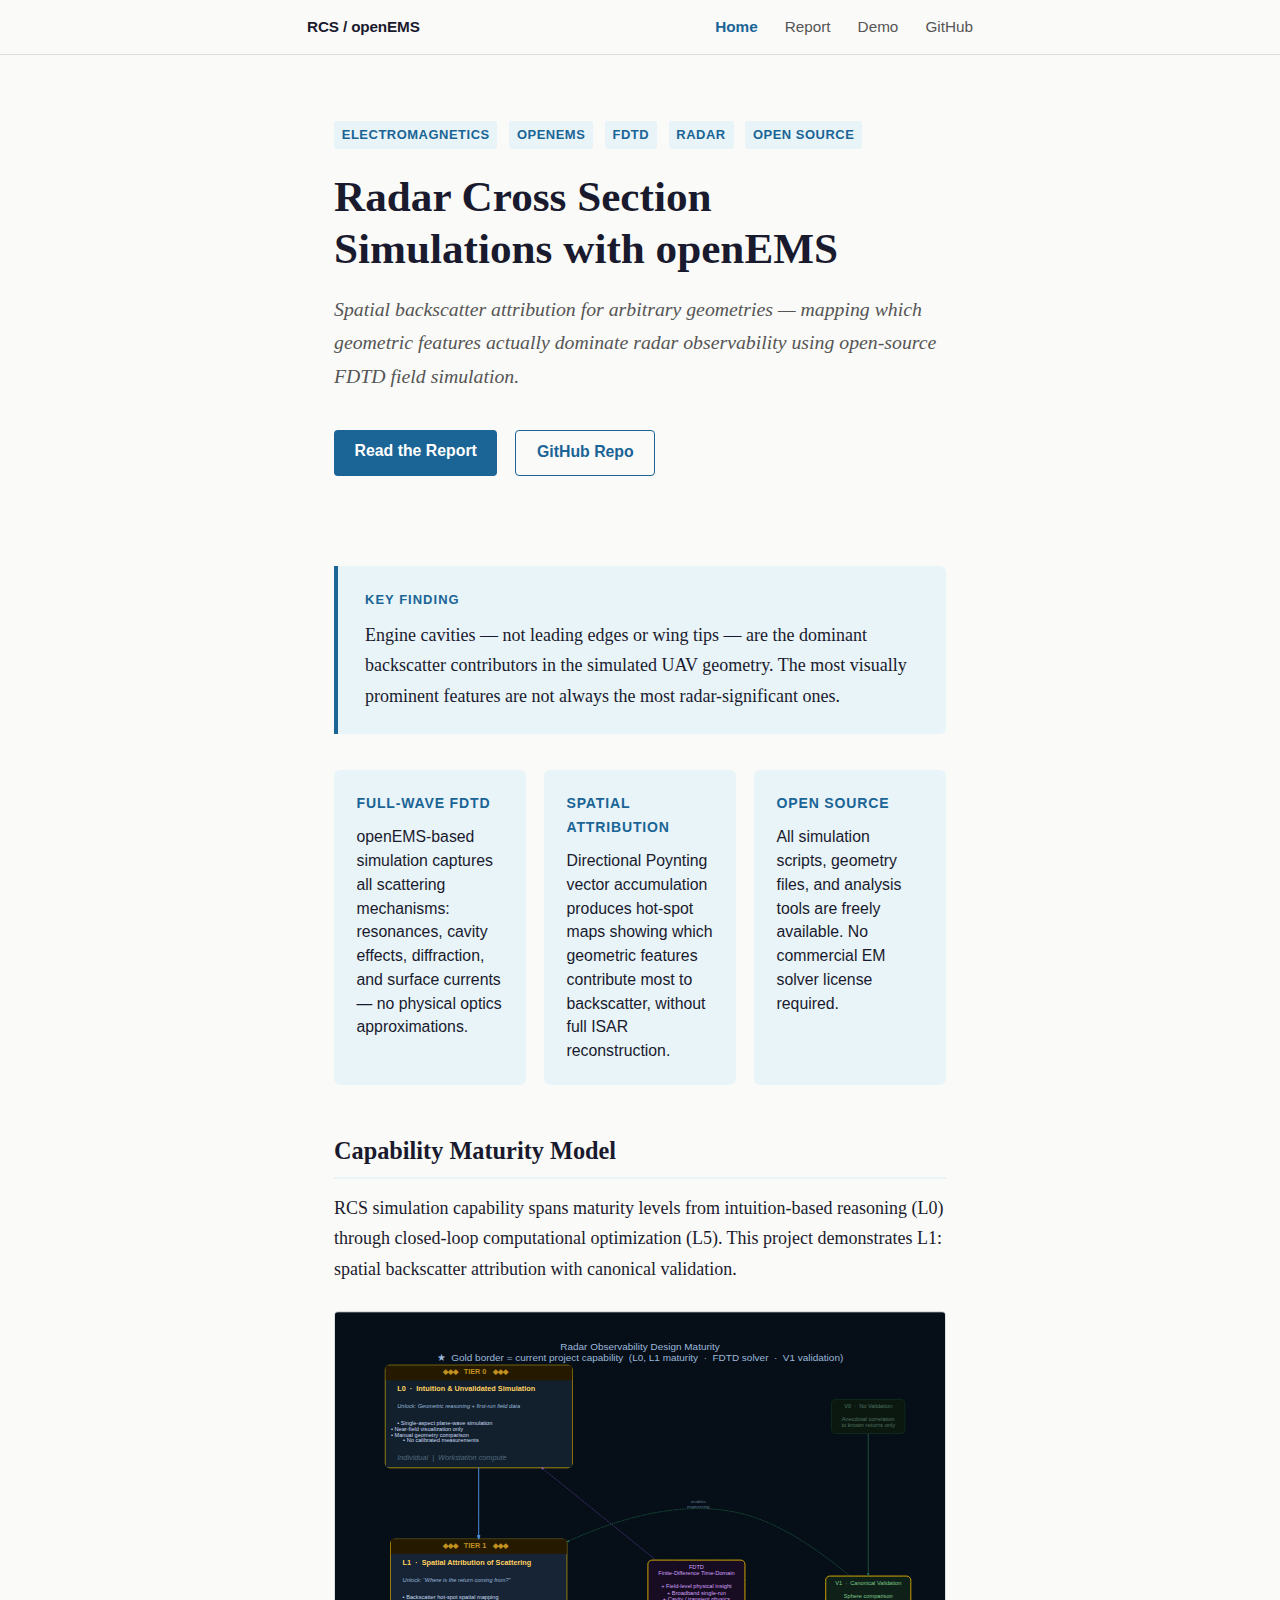
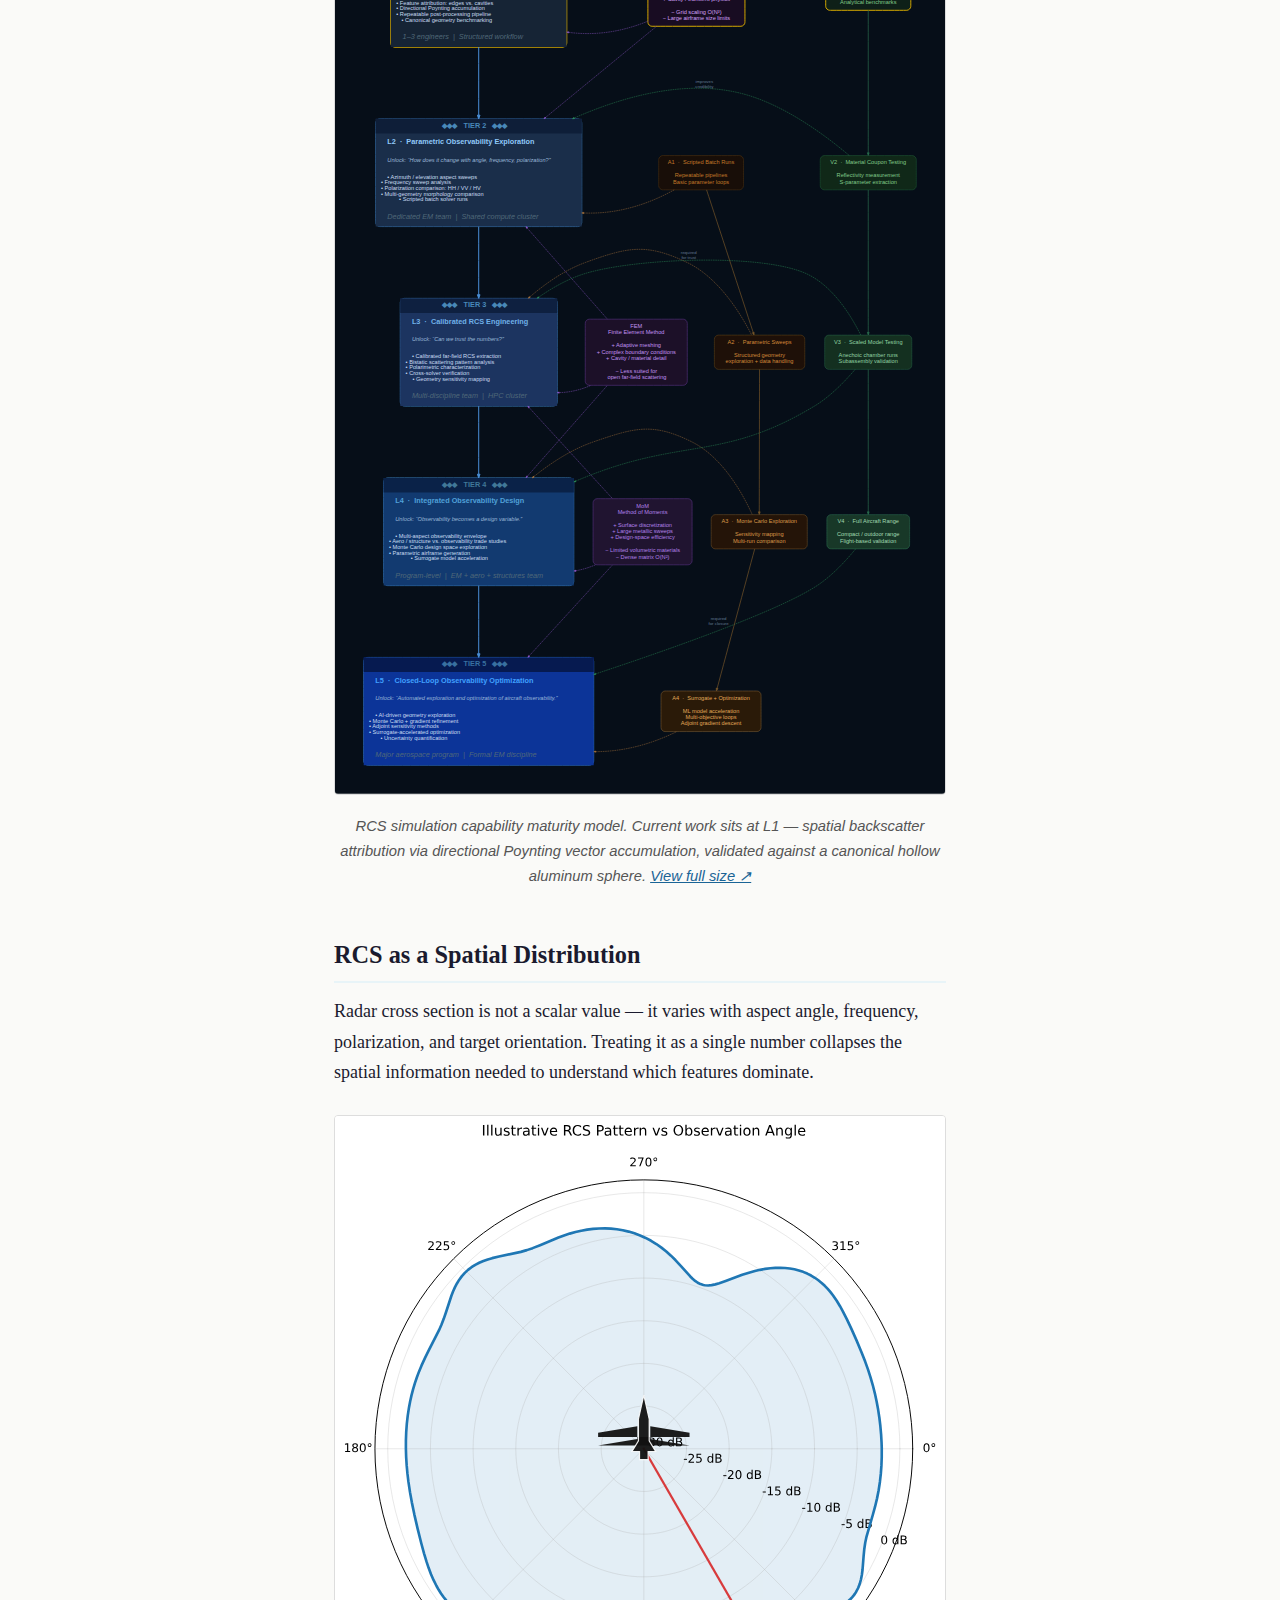
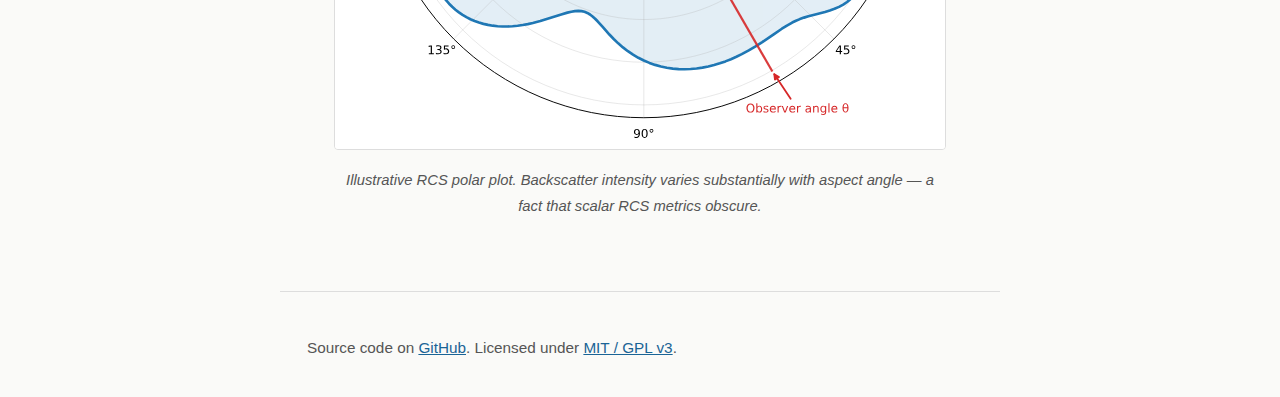
<file: docs/index.html>
<!DOCTYPE html>
<html lang="en">
<head>
  <meta charset="UTF-8">
  <meta name="viewport" content="width=device-width, initial-scale=1.0">
  <title>RCS Simulations with openEMS</title>
  <link rel="stylesheet" href="css/style.css">
</head>
<body>

  <header>
    <nav class="site-nav">
      <a href="index.html" class="nav-brand">RCS / openEMS</a>
      <ul class="nav-links">
        <li><a href="index.html" class="active">Home</a></li>
        <li><a href="report.html">Report</a></li>
        <li><a href="demo.html">Demo</a></li>
        <li><a href="https://github.com/lpurdy01/rcs">GitHub</a></li>
      </ul>
    </nav>
  </header>

  <main>

    <!-- Hero -->
    <section class="hero">
      <div class="hero-tags">
        <span class="tag">Electromagnetics</span>
        <span class="tag">openEMS</span>
        <span class="tag">FDTD</span>
        <span class="tag">Radar</span>
        <span class="tag">Open Source</span>
      </div>
      <h1>Radar Cross Section<br>Simulations with openEMS</h1>
      <p class="subtitle">
        Spatial backscatter attribution for arbitrary geometries — mapping which geometric features
        actually dominate radar observability using open-source FDTD field simulation.
      </p>
      <div class="hero-actions">
        <a href="report.html" class="btn btn-primary">Read the Report</a>
        <a href="https://github.com/lpurdy01/rcs" class="btn btn-secondary">GitHub Repo</a>
      </div>
    </section>

    <!-- Key Finding -->
    <div class="callout">
      <div class="callout-box">
        <div class="callout-label">Key Finding</div>
        <p>Engine cavities — not leading edges or wing tips — are the dominant backscatter
        contributors in the simulated UAV geometry. The most visually prominent features are not
        always the most radar-significant ones.</p>
      </div>
    </div>

    <!-- Features -->
    <section class="features">
      <div class="feature-card">
        <h3>Full-Wave FDTD</h3>
        <p>openEMS-based simulation captures all scattering mechanisms: resonances, cavity effects,
        diffraction, and surface currents — no physical optics approximations.</p>
      </div>
      <div class="feature-card">
        <h3>Spatial Attribution</h3>
        <p>Directional Poynting vector accumulation produces hot-spot maps showing which geometric
        features contribute most to backscatter, without full ISAR reconstruction.</p>
      </div>
      <div class="feature-card">
        <h3>Open Source</h3>
        <p>All simulation scripts, geometry files, and analysis tools are freely available.
        No commercial EM solver license required.</p>
      </div>
    </section>

    <!-- Tech Tree -->
    <section class="visual-section">
      <h2>Capability Maturity Model</h2>
      <p>RCS simulation capability spans maturity levels from intuition-based reasoning (L0) through
      closed-loop computational optimization (L5). This project demonstrates L1: spatial backscatter
      attribution with canonical validation.</p>
      <div class="figure-scroll">
        <figure>
          <img src="rcs_tech_tree.svg"
               alt="RCS Simulation Capability Tech Tree showing maturity levels L0 through L5">
          <figcaption>RCS simulation capability maturity model. Current work sits at L1 — spatial
          backscatter attribution via directional Poynting vector accumulation, validated against a
          canonical hollow aluminum sphere.
          <a href="rcs_tech_tree.svg" target="_blank">View full size ↗</a></figcaption>
        </figure>
      </div>
    </section>

    <!-- Polar Diagram -->
    <section class="visual-section">
      <h2>RCS as a Spatial Distribution</h2>
      <p>Radar cross section is not a scalar value — it varies with aspect angle, frequency,
      polarization, and target orientation. Treating it as a single number collapses the spatial
      information needed to understand which features dominate.</p>
      <figure>
        <img src="figures/rcs_polar_diagram.svg"
             alt="Polar diagram showing RCS vs observation angle">
        <figcaption>Illustrative RCS polar plot. Backscatter intensity varies substantially with
        aspect angle — a fact that scalar RCS metrics obscure.</figcaption>
      </figure>
    </section>

  </main>

  <footer>
    <p>
      Source code on <a href="https://github.com/lpurdy01/rcs">GitHub</a>.
      Licensed under <a href="https://github.com/lpurdy01/rcs/blob/main/LICENSE">MIT / GPL v3</a>.
    </p>
  </footer>

</body>
</html>
</file>
<file: docs/css/style.css>
/* ─── Reset & Base ─────────────────────────────────────────────────────── */
*, *::before, *::after { box-sizing: border-box; margin: 0; padding: 0; }

:root {
  --text:        #1a1a2e;
  --text-muted:  #555;
  --bg:          #fafaf8;
  --bg-code:     #f0f0ec;
  --accent:      #1a6496;
  --accent-light:#e8f4f8;
  --border:      #ddd;
  --tag-bg:      #e8f4f8;
  --tag-text:    #1a6496;
  --max-width:   720px;
  --font-body:   Georgia, 'Times New Roman', serif;
  --font-mono:   'Fira Code', 'Cascadia Code', Consolas, monospace;
  --font-ui:     -apple-system, BlinkMacSystemFont, 'Segoe UI', sans-serif;
}

html { font-size: 18px; scroll-behavior: smooth; }

body {
  font-family: var(--font-body);
  background: var(--bg);
  color: var(--text);
  line-height: 1.7;
}

/* ─── Layout ───────────────────────────────────────────────────────────── */
main, footer {
  max-width: var(--max-width);
  margin: 0 auto;
  padding: 0 1.5rem;
}

header {
  background: var(--bg);
  border-bottom: 1px solid var(--border);
  position: sticky;
  top: 0;
  z-index: 100;
}

footer {
  margin-top: 4rem;
  padding-top: 1.5rem;
  padding-bottom: 2rem;
  border-top: 1px solid var(--border);
  color: var(--text-muted);
  font-family: var(--font-ui);
  font-size: 0.85rem;
}

/* ─── Site Nav ─────────────────────────────────────────────────────────── */
.site-nav {
  max-width: var(--max-width);
  margin: 0 auto;
  padding: 0 1.5rem;
  display: flex;
  align-items: center;
  justify-content: space-between;
  height: 3rem;
  font-family: var(--font-ui);
  font-size: 0.85rem;
}

.nav-brand {
  font-weight: 700;
  color: var(--text);
  text-decoration: none;
  letter-spacing: -0.01em;
}

.nav-brand:hover { color: var(--accent); text-decoration: none; }

.nav-links {
  display: flex;
  gap: 1.5rem;
  list-style: none;
}

.nav-links a {
  color: var(--text-muted);
  text-decoration: none;
  font-weight: 500;
}

.nav-links a:hover { color: var(--accent); text-decoration: none; }
.nav-links a.active { color: var(--accent); font-weight: 600; }

/* ─── Tags ─────────────────────────────────────────────────────────────── */
.tag {
  display: inline-block;
  background: var(--tag-bg);
  color: var(--tag-text);
  font-family: var(--font-ui);
  font-size: 0.72rem;
  font-weight: 600;
  letter-spacing: 0.04em;
  text-transform: uppercase;
  padding: 0.2em 0.6em;
  border-radius: 3px;
  margin-right: 0.4rem;
}

/* ─── Article ──────────────────────────────────────────────────────────── */
article {
  padding-top: 2.5rem;
  padding-bottom: 3rem;
}

.article-meta { margin-bottom: 1rem; }

h1 {
  font-size: 2rem;
  line-height: 1.25;
  margin-bottom: 0.75rem;
  font-weight: 700;
}

.subtitle {
  font-size: 1.1rem;
  color: var(--text-muted);
  font-style: italic;
  margin-bottom: 1.5rem;
}

hr {
  border: none;
  border-top: 1px solid var(--border);
  margin: 1.5rem 0 2rem;
}

/* ─── Sections & Headings ──────────────────────────────────────────────── */
section { margin-top: 2.5rem; }

h2 {
  font-size: 1.35rem;
  font-weight: 700;
  margin-bottom: 0.75rem;
  padding-bottom: 0.3rem;
  border-bottom: 2px solid var(--accent-light);
}

h3 {
  font-size: 1.1rem;
  font-weight: 700;
  margin-top: 1.5rem;
  margin-bottom: 0.5rem;
}

p { margin-top: 0.9rem; }

/* ─── Links ────────────────────────────────────────────────────────────── */
a { color: var(--accent); }
a:hover { text-decoration: underline; }

/* ─── Code ─────────────────────────────────────────────────────────────── */
code {
  font-family: var(--font-mono);
  font-size: 0.85em;
  background: var(--bg-code);
  padding: 0.1em 0.35em;
  border-radius: 3px;
}

pre {
  background: var(--bg-code);
  border: 1px solid var(--border);
  border-left: 3px solid var(--accent);
  border-radius: 4px;
  padding: 1rem 1.25rem;
  overflow-x: auto;
  margin-top: 1rem;
}

pre code {
  background: none;
  padding: 0;
  font-size: 0.82rem;
  line-height: 1.6;
}

/* ─── Figures ──────────────────────────────────────────────────────────── */
figure {
  margin: 1.5rem 0;
  text-align: center;
}

figure img {
  max-width: 100%;
  border: 1px solid var(--border);
  border-radius: 4px;
}

figcaption {
  font-family: var(--font-ui);
  font-size: 0.82rem;
  color: var(--text-muted);
  margin-top: 0.5rem;
  font-style: italic;
}

/* ─── Tables ───────────────────────────────────────────────────────────── */
table {
  width: 100%;
  border-collapse: collapse;
  font-family: var(--font-ui);
  font-size: 0.9rem;
  margin-top: 1rem;
}

th {
  background: var(--accent-light);
  border-bottom: 2px solid var(--accent);
  padding: 0.5rem 0.75rem;
  text-align: left;
}

td {
  padding: 0.45rem 0.75rem;
  border-bottom: 1px solid var(--border);
}

tr:last-child td { border-bottom: none; }

/* ─── Blockquote ───────────────────────────────────────────────────────── */
blockquote {
  border-left: 4px solid var(--accent);
  padding: 0.5rem 1rem;
  margin: 1.25rem 0;
  color: var(--text-muted);
  background: var(--accent-light);
  border-radius: 0 4px 4px 0;
}

/* ─── Math (MathJax) ───────────────────────────────────────────────────── */
.MJX-TEX { font-size: 1rem; }

/* ─── Landing Page — Hero ───────────────────────────────────────────────── */
.hero {
  padding: 3.5rem 1.5rem 2.5rem;
  max-width: var(--max-width);
  margin: 0 auto;
}

.hero-tags { margin-bottom: 1.25rem; }

.hero h1 {
  font-size: 2.4rem;
  line-height: 1.2;
  margin-bottom: 1rem;
}

.hero .subtitle {
  font-size: 1.1rem;
  color: var(--text-muted);
  font-style: italic;
  margin-bottom: 2rem;
}

.hero-actions {
  display: flex;
  gap: 1rem;
  flex-wrap: wrap;
  font-family: var(--font-ui);
}

.btn {
  display: inline-block;
  padding: 0.55em 1.3em;
  border-radius: 4px;
  font-size: 0.88rem;
  font-weight: 600;
  text-decoration: none;
  font-family: var(--font-ui);
  transition: opacity 0.15s;
}

.btn:hover { opacity: 0.8; text-decoration: none; }
.btn-primary { background: var(--accent); color: #fff; }
.btn-secondary { border: 1.5px solid var(--accent); color: var(--accent); }

/* ─── Landing Page — Feature Grid ──────────────────────────────────────── */
.features {
  max-width: var(--max-width);
  margin: 2rem auto 0;
  padding: 0 1.5rem;
  display: grid;
  grid-template-columns: repeat(auto-fit, minmax(190px, 1fr));
  gap: 1rem;
}

.feature-card {
  background: var(--accent-light);
  border-radius: 6px;
  padding: 1.25rem;
  font-family: var(--font-ui);
}

.feature-card h3 {
  font-size: 0.78rem;
  font-weight: 700;
  text-transform: uppercase;
  letter-spacing: 0.06em;
  color: var(--accent);
  margin: 0 0 0.5rem;
}

.feature-card p {
  font-size: 0.88rem;
  color: var(--text);
  margin: 0;
  line-height: 1.5;
}

/* ─── Landing Page — Callout ────────────────────────────────────────────── */
.callout {
  max-width: var(--max-width);
  margin: 2.5rem auto 0;
  padding: 0 1.5rem;
}

.callout-box {
  border-left: 4px solid var(--accent);
  background: var(--accent-light);
  padding: 1.25rem 1.5rem;
  border-radius: 0 6px 6px 0;
}

.callout-label {
  font-family: var(--font-ui);
  font-size: 0.72rem;
  font-weight: 700;
  text-transform: uppercase;
  letter-spacing: 0.08em;
  color: var(--accent);
  margin-bottom: 0.5rem;
}

.callout-box p {
  margin: 0;
  font-size: 1rem;
  color: var(--text);
}

/* ─── Landing Page — Visual Sections ───────────────────────────────────── */
.visual-section {
  max-width: var(--max-width);
  margin: 2.5rem auto 0;
  padding: 0 1.5rem;
}

.visual-section h2 {
  font-size: 1.35rem;
  font-weight: 700;
  margin-bottom: 0.75rem;
  padding-bottom: 0.3rem;
  border-bottom: 2px solid var(--accent-light);
  font-family: var(--font-body);
}

.visual-section p { margin-top: 0.75rem; }

/* ─── Report Placeholder ────────────────────────────────────────────────── */
.report-placeholder {
  background: var(--bg-code);
  border: 1px solid var(--border);
  border-left: 3px solid var(--accent);
  border-radius: 4px;
  padding: 1.5rem 1.75rem;
  font-family: var(--font-ui);
  font-size: 0.9rem;
  margin: 2rem 0;
  color: var(--text-muted);
}

.report-placeholder h3 {
  font-size: 0.9rem;
  color: var(--text);
  margin-top: 0;
  margin-bottom: 0.75rem;
}

.report-placeholder p { margin-top: 0.5rem; }
.report-placeholder code { font-size: 0.82rem; }

.report-placeholder ul {
  margin: 0.5rem 0 0 1.25rem;
  line-height: 1.8;
}

/* ─── Responsive ───────────────────────────────────────────────────────── */
@media (max-width: 600px) {
  html { font-size: 16px; }
  h1 { font-size: 1.6rem; }
  .hero h1 { font-size: 1.8rem; }
  .features { grid-template-columns: 1fr; }
  .nav-links { gap: 1rem; }
}
</file>
